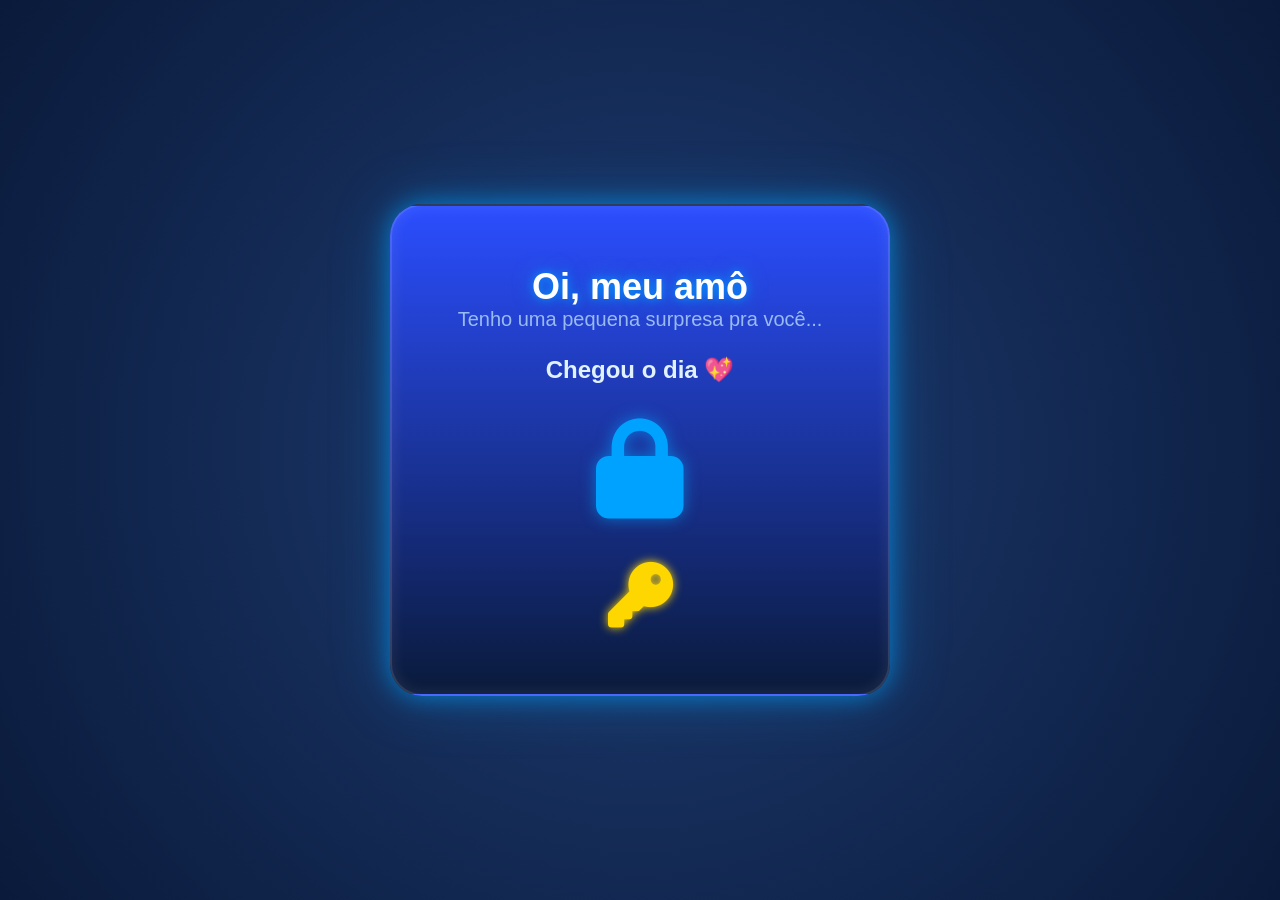
<file: index.html>
<!DOCTYPE html>
<html lang="pt-BR">
<head>
<meta charset="UTF-8">
<title>Para você, Mô 💖</title>

<link rel="stylesheet" href="style.css">

<link rel="stylesheet"
href="https://cdnjs.cloudflare.com/ajax/libs/font-awesome/6.5.0/css/all.min.css">

</head>

<body>

<div class="container">
  <div class="card fade-in">
    <h1>Oi, meu amô</h1>
    <p class="sub">Tenho uma pequena surpresa pra você...</p>

    <div id="contador"></div>

    <div id="cadeado" class="lock">
      <i class="fa-solid fa-lock"></i>
    </div>

    <div id="chave" class="key" draggable="true">
      <i class="fa-solid fa-key"></i>
    </div>
  </div>
</div>
<script src="script.js"></script>
</body>
</html>
</file>
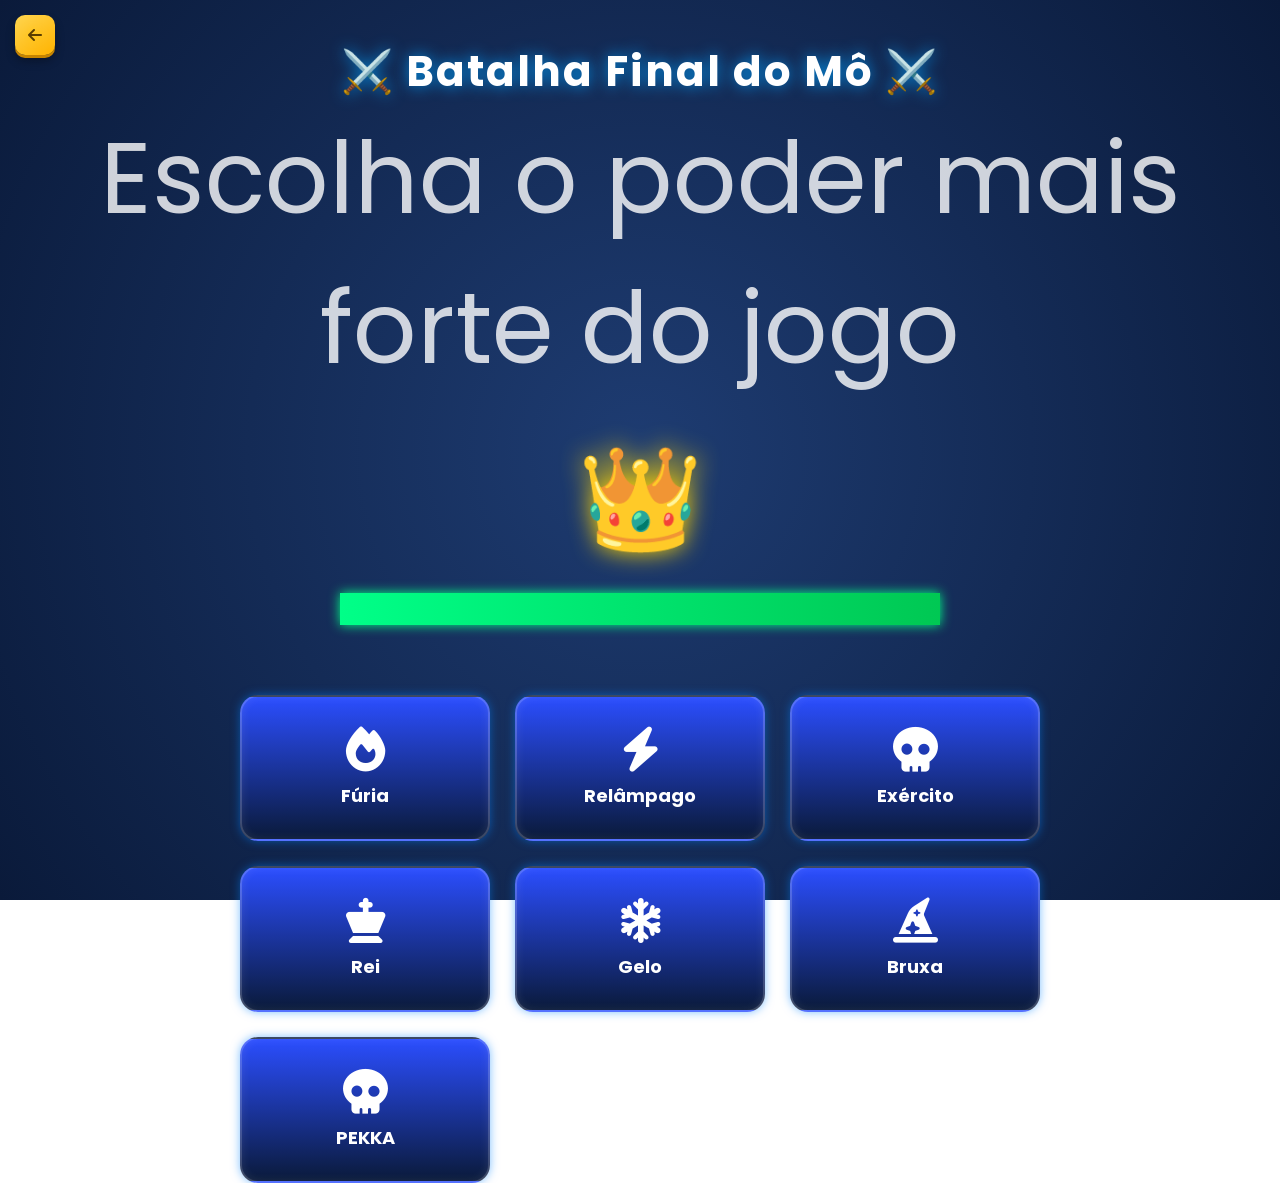
<file: jogo.html>
<!DOCTYPE html>
<html lang="pt-BR">
<head>
<meta charset="UTF-8">
<title>⚔️Batalha Final do Mô ⚔️</title>

<link href="https://fonts.googleapis.com/css2?family=Poppins:wght@300;500;700&display=swap" rel="stylesheet">
<link rel="stylesheet" href="https://cdnjs.cloudflare.com/ajax/libs/font-awesome/6.5.0/css/all.min.css">
<link rel="stylesheet" href="jogo.css">

</head>
<body>
    <div class="btn-voltar" onclick="voltarPagina()">
        <i class="fa-solid fa-arrow-left"></i>
    </div>
    <h1>⚔️ Batalha Final do Mô ⚔️</h1>
    <p>Escolha o poder mais forte do jogo</p>

    <div class="enemy">👑</div>

    <div class="hp-bar">
        <div class="hp" id="hp"></div>
    </div>
    <p class="msg" id="msg" style="margin-bottom: 20px; font-weight: bold; color: #ff4d4d;"></p>
    <div class="cards">

    <div class="card" onclick="errado('Não é forte o suficiente...')">
        <i class="fa-solid fa-fire"></i>
        <strong>Fúria</strong>
    </div>

    <div class="card" onclick="errado('Isso aí não derruba nem torre mo')">
        <i class="fa-solid fa-bolt"></i>
        <strong>Relâmpago</strong>
    </div>

    <div class="card" onclick="errado('Exército? sério mesmo?')">
        <i class="fa-solid fa-skull"></i>
        <strong>Exército</strong>
    </div>

    <div class="card" onclick="errado('Rei não entra na arena assim não...')">
        <i class="fa-solid fa-chess-king"></i>
        <strong>Rei</strong>
    </div>

    <div class="card" onclick="errado('Sério mo??')">
        <i class="fa-solid fa-snowflake"></i>
        <strong>Gelo</strong>
    </div>

    <div class="card" onclick="errado('Quase... mas ainda não')">
        <i class="fa-solid fa-hat-wizard"></i>
        <strong>Bruxa</strong>
    </div>

    <div class="card" onclick="certo()">
        <i class="fa-solid fa-skull"></i>
        <strong>PEKKA</strong>
    </div>

    </div>

<script src="script.js"></script>

</body>
</html>
</file>
<file: style.css>
* {
  margin: 0;
  padding: 0;
  box-sizing: border-box;
  font-family: 'Poppins', sans-serif;
}

body {
  background: radial-gradient(circle at center, #1e3c72, #0a1a3a);
  background-attachment: fixed;
  color: #fff;
  min-height: 100vh;
  display: flex;
  justify-content: center;
  align-items: center;
}

.background {
  position: fixed;
  width: 100%;
  height: 100%;
  z-index: 0;
  background: radial-gradient(circle at 30% 30%, rgba(0,162,255,0.15), transparent),
              radial-gradient(circle at 70% 70%, rgba(0,162,255,0.1), transparent);
}

.container {
  position: relative;
  z-index: 1;

  width: 100%;
  display: flex;
  justify-content: center;
  align-items: center;
}

.card {
  background: linear-gradient(180deg, #2b4eff, #0a1a3a);

  padding: 60px 40px;
  border-radius: 32px;

  width: 100%;
  max-width: 500px;

  text-align: center;

  border: 2px solid rgba(255,255,255,0.15);

  box-shadow:
    0 0 25px rgba(0,162,255,0.6),
    0 0 60px rgba(0,162,255,0.3),
    inset 0 0 15px rgba(255,255,255,0.1);

  backdrop-filter: blur(10px);
}

h1 {
  font-weight: 700;
  font-size: 36px;

  color: #ffffff;

  text-shadow:
    0 0 8px rgba(0,162,255,0.8),
    0 0 20px rgba(0,162,255,0.6);
}

.sub {
  font-size: 20px;
  opacity: 0.7;
  margin-bottom: 20px;
  color: #cceeff;
}

#contador {
  margin: 25px 0;
  font-size: 24px;
  font-weight: bold;
  color: #e0f2ff;
}

.lock {
  font-size: 100px;
  color: #00a2ff;
  margin: 30px;
  transition: 0.3s;
  text-shadow: 0 0 15px rgba(0,162,255,0.6);
}

.key {
  font-size: 65px;
  cursor: grab;
  color: gold;
  text-shadow: 0 0 10px gold;
}

.glow {
  animation: glow 1s infinite alternate;
}

@keyframes glow {
  from { text-shadow: 0 0 10px #00a2ff; }
  to { text-shadow: 0 0 30px #00e1ff; }
}

.item {
  position: absolute;
  font-size: 50px;
  cursor: pointer;
  transition: transform 0.2s;
}

.item:hover {
  transform: scale(1.3);
}

.carta {
  max-width: 600px;
  line-height: 1.7;
  font-size: 18px;
}

.fade-in {
  animation: fade 1.5s ease-in;
}

.toast {
  position: fixed;
  bottom: 30px;
  left: 50%;
  transform: translateX(-50%);

  background: rgba(0, 0, 0, 0.8);
  color: #fff;

  padding: 18px 30px;
  border-radius: 12px;

  font-size: 25px;
  text-align: center;

  box-shadow: 0 0 15px rgba(0,0,0,0.5);

  opacity: 0;
  pointer-events: none;
  transition: 0.3s;

  z-index: 9999;
}

.toast.show {
  opacity: 1;
  transform: translateX(-50%) translateY(-10px);
}

@keyframes fade {
  from { opacity: 0; transform: translateY(20px); }
  to { opacity: 1; transform: translateY(0); }
}

@media (max-width: 768px) {

  body {
    align-items: center;
    padding: 20px;
  }

  .card {
    width: 100%;
    max-width: 100%;
    padding: 35px 25px;
  }

  h1 {
    font-size: 28px;
  }

  .lock {
    font-size: 70px;
  }

  .key {
    font-size: 45px;
  }
}

@media (max-width: 480px) {

  .card {
    padding: 30px 20px;
  }

  h1 {
    font-size: 20px;
  }

  .lock {
    font-size: 60px;
  }

  .key {
    font-size: 42px;
  }
}
</file>
<file: jogo.css>
* {
  margin: 0;
  padding: 0;
  box-sizing: border-box;
  font-family: 'Poppins', sans-serif;
}

body {
  background: radial-gradient(circle at center, #1e3c72, #0a1a3a);
  background-attachment: fixed;
  color: #fff;
  overflow-y: auto; 
  text-align: center;
  min-height: 100vh; 
}

.btn-voltar {
  position: fixed;
  top: 15px;
  left: 15px;

  width: 40px;
  height: 40px;

  background: linear-gradient(145deg, #ffd54f, #ffb300);
  border-radius: 10px;

  display: flex;
  justify-content: center;
  align-items: center;

  font-size: 16px; /* 🔥 diminui o ícone */
  color: #5a3d00;

  box-shadow:
    0 3px 0 #c68400,
    0 6px 10px rgba(0,0,0,0.3);

  cursor: pointer;
  z-index: 9999;

  transition: 0.2s;
}

.btn-voltar:active {
  transform: translateY(4px);
  box-shadow:
    0 2px 0 #c68400,
    0 4px 10px rgba(0,0,0,0.3);
}

.btn-voltar:hover {
  transform: scale(1.05);
}

.btn-voltar i {
  filter: drop-shadow(0 0 5px rgba(255, 200, 0, 0.8));
}

h1 {
  margin-top: 40px;
  font-size: 42px;
  letter-spacing: 2px;
  text-shadow: 0 0 15px rgba(0,162,255,0.8);
}

p {
  font-size: 100px;
  opacity: 0.8;
  margin-bottom: 10px;
}

.enemy {
  font-size: 100px;
  margin: 20px 0;
  animation: float 2s ease-in-out infinite;
  text-shadow: 0 0 25px gold;
}

@keyframes float {
  0% { transform: translateY(0); }
  50% { transform: translateY(-12px); }
  100% { transform: translateY(0); }
}

.hp-bar {
  width: 90%;
  max-width: 600px;
  height: 32px;

  background: #111;
  border-radius: 20px;

  margin: 0 auto 20px;
}

.hp {
  height: 100%;
  width: 100%;
  background: linear-gradient(90deg, #00ff88, #00c853);
  box-shadow: 0 0 12px #00ff88;
  transition: 0.4s;
}

.cards {
  display: grid;
  grid-template-columns: repeat(3, 1fr);
  gap: 25px;
  width: 95%;          
  max-width: 800px;    
  margin: 30px auto 0;
}

.card {
  background: linear-gradient(180deg, #2b4eff, #0a1a3a);
  border-radius: 18px;
  padding: 30px 20px;
  cursor: pointer;
  transition: 0.3s;
  border: 2px solid rgba(255,255,255,0.2);

  box-shadow:
    0 0 10px rgba(0, 132, 255, 0.5),
    inset 0 0 10px rgba(255,255,255,0.1);
}

.card i {
  font-size: 45px;
  margin-bottom: 10px;
}

.card strong {
  font-size: 18px;
  display: block;
}

.card:hover {
  transform: scale(1.1);

  box-shadow:
    0 0 25px rgba(0, 162, 255, 1),
    0 0 40px rgba(0, 162, 255, 0.6);
}

.card.correct {
  border: 2px solid gold;

  box-shadow:
    0 0 25px gold,
    0 0 50px orange,
    0 0 80px gold;

  animation: winnerGlow 1.5s infinite;
}

@keyframes winnerGlow {
  0% { transform: scale(1); }
  50% { transform: scale(1.07); }
  100% { transform: scale(1); }
}

.msg {
  font-size: 22px;
  margin-top: 20px;
  height: 20px;
  opacity: 0.9;
}

body.win-mode {
  background: radial-gradient(circle at center, #3a7bd5, #000428);
  animation: glowBg 2s infinite alternate;
}

@keyframes glowBg {
  from { filter: brightness(1); }
  to { filter: brightness(1.4); }
}

.victory {
  position: fixed;
  top: 0;
  left: 0;
  width: 100%;
  height: 100%;
  background: radial-gradient(circle, rgba(0,0,0,0.9), #000);
  display: flex;
  justify-content: center;
  align-items: center;
  z-index: 9999;
}

.victory-card {
  background: linear-gradient(180deg, #3a7bd5, #1e3c72);
  padding: 70px 60px;
  border-radius: 30px;
  text-align: center;

  box-shadow:
    0 0 80px rgba(0,0,0,0.9),
    inset 0 0 30px rgba(255,255,255,0.1),
    0 0 50px rgba(0,162,255,0.8);

  animation: pop 0.5s ease, glow 2s infinite alternate;
}

@keyframes pop {
  0% { transform: scale(0.5); opacity: 0; }
  100% { transform: scale(1); opacity: 1; }
}

@keyframes glow {
  from { box-shadow: 0 0 20px rgba(0,150,255,0.4); }
  to { box-shadow: 0 0 80px rgba(0,150,255,1); }
}

.winner {
  font-size: 60px;
  color: gold;
  font-weight: 700;
  letter-spacing: 3px;

  text-shadow:
    0 0 15px gold,
    0 0 35px orange,
    0 0 70px gold;

  animation: pulse 1.5s infinite;
}

@keyframes pulse {
  0%,100% { transform: scale(1); }
  50% { transform: scale(1.1); }
}

.players {
  margin: 30px 0;
  font-size: 20px;
}

.player {
  margin: 12px 0;
  padding: 12px;
  border-radius: 15px;
  background: rgba(255,255,255,0.05);
  box-shadow: inset 0 0 10px rgba(255,255,255,0.05);
}

.player .name {
  font-weight: bold;
  font-size: 20px;
}

.coroa {
  display: block;
  font-size: 28px;
  letter-spacing: 6px;
}

.vs {
  margin: 15px 0;
  font-weight: bold;
  opacity: 0.5;
}

.btn-win {
  margin-top: 30px;
  padding: 16px 40px;
  border: none;
  border-radius: 18px;

  background: linear-gradient(145deg, gold, orange);
  color: #000;
  font-weight: bold;
  font-size: 18px;
  cursor: pointer;

  box-shadow:
    0 0 25px rgba(255,215,0,0.9),
    inset 0 0 12px rgba(255,255,255,0.4);

  transition: 0.3s;
}

.btn-win:hover {
  transform: scale(1.1);
  box-shadow:
    0 0 40px rgba(255,215,0,1),
    0 0 70px rgba(255,165,0,0.9);
}

.confetti {
  position: fixed;
  width: 8px;
  height: 8px;
  top: -10px;
  border-radius: 50%;
  animation: cair linear forwards;
}

.confetti.blue {
  background: #00a2ff;
}

.confetti.gold {
  background: gold;
}

@keyframes cair {
  to {
    transform: translateY(100vh) rotate(720deg);
    opacity: 0;
  }
}

.trophies {
  position: fixed;
  top: 20px;
  left: 20px;
  font-size: 28px;
  font-weight: bold;
  color: gold;

  text-shadow:
    0 0 15px gold,
    0 0 30px orange;

  animation: subirTrofeu 2.5s ease forwards;
}

@keyframes subirTrofeu {
  0% { transform: translateY(0); opacity: 1; }
  100% { transform: translateY(-70px); opacity: 0; }
}

@media (max-width: 768px) {

  body {
    padding: 15px 10px;
  }

  h1 {
    font-size: 24px;
  }

  .enemy {
    font-size: 80px;
  }

  .hp-bar {
    width: 95%;
    height: 22px;
  }

  .cards {
    grid-template-columns: repeat(2, 1fr);
    width: 100%;
    gap: 16px;
  }

  .card {
    padding: 22px;
    min-height: 110px; 
  }

  .card i {
    font-size: 32px;
  }

  .card strong {
    font-size: 16px;
  }

  .msg {
    font-size: 16px;
    min-height: 24px;
  }

  .victory-card {
    width: 95%;
    padding: 40px 20px;
  }
}

@media (max-width: 480px) {

  .cards {
    grid-template-columns: 1fr;
    gap: 14px;
  }

  .enemy {
    font-size: 70px;
  }

  .card {
    padding: 24px;
    min-height: 120px;
  }

  .card i {
    font-size: 34px;
  }

  .winner {
    font-size: 75px;
  }

  .btn-win {
    width: 100%;
  }
}
</file>
